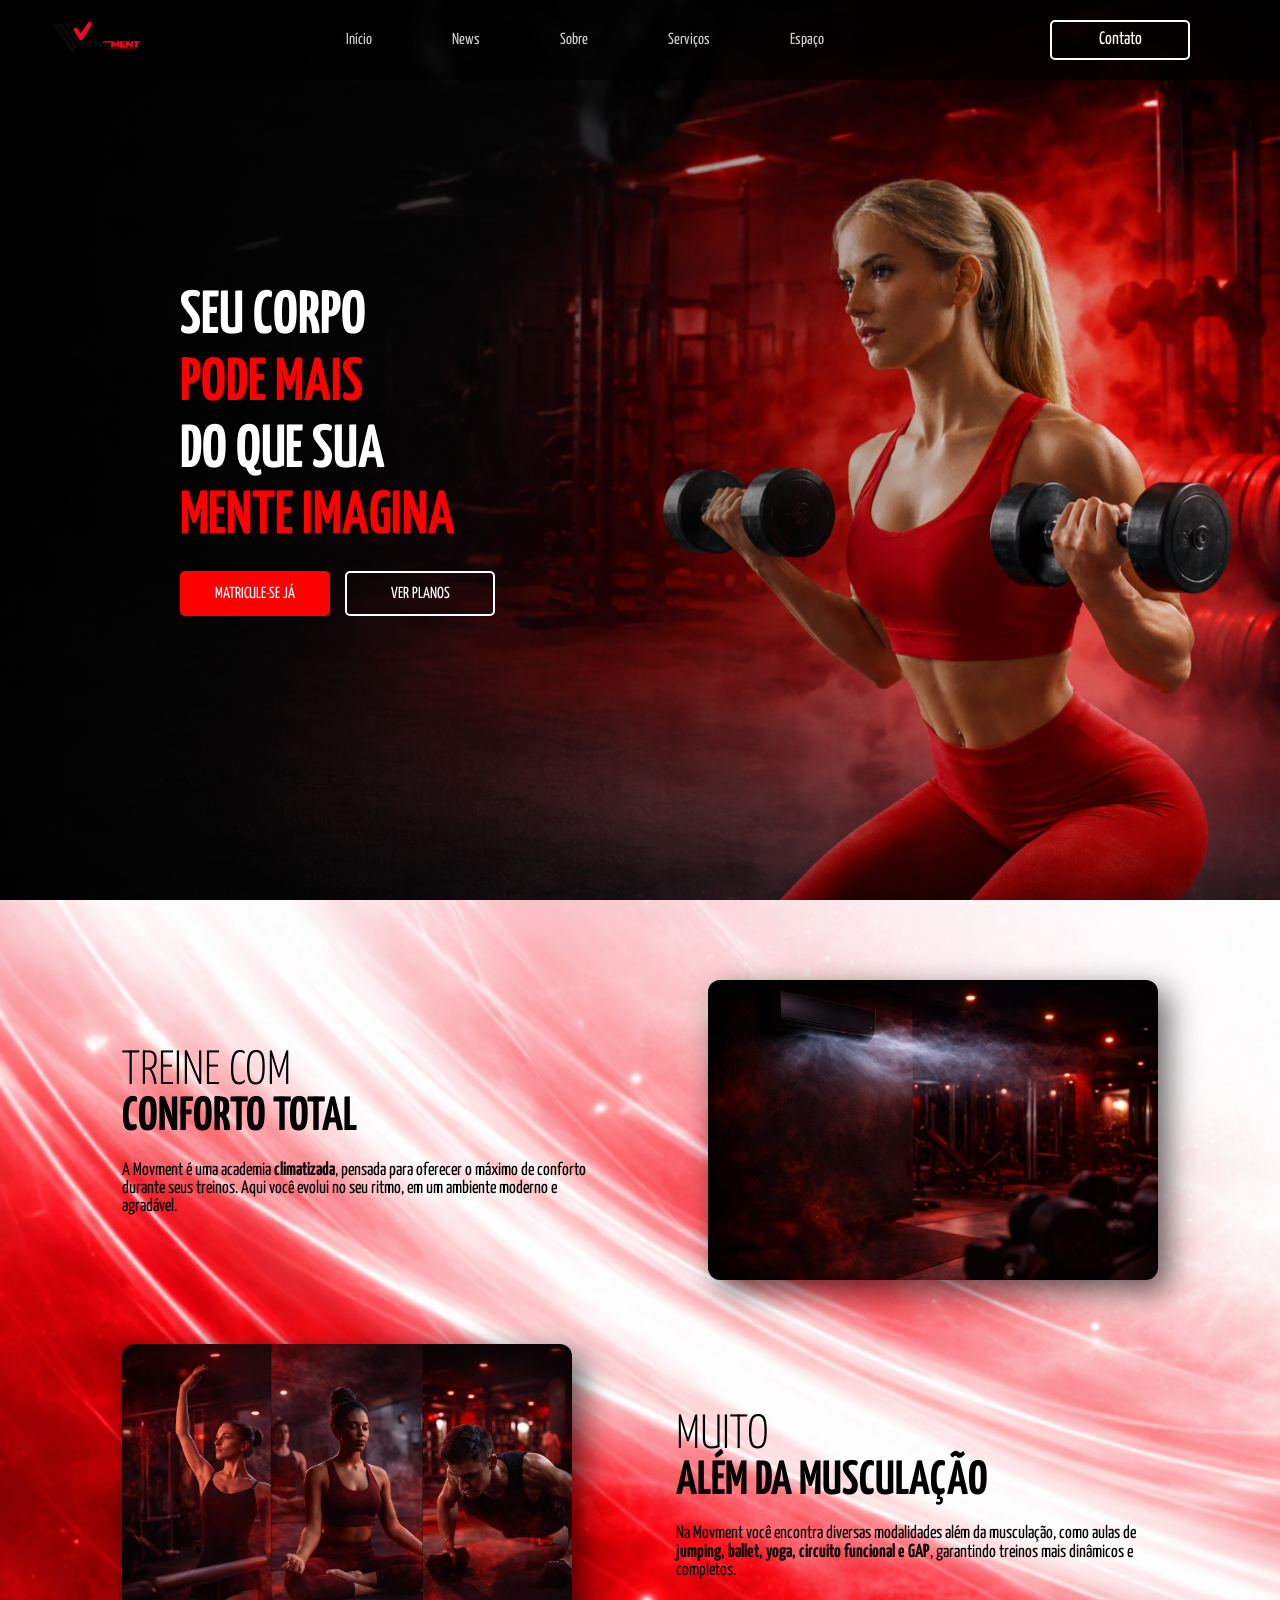
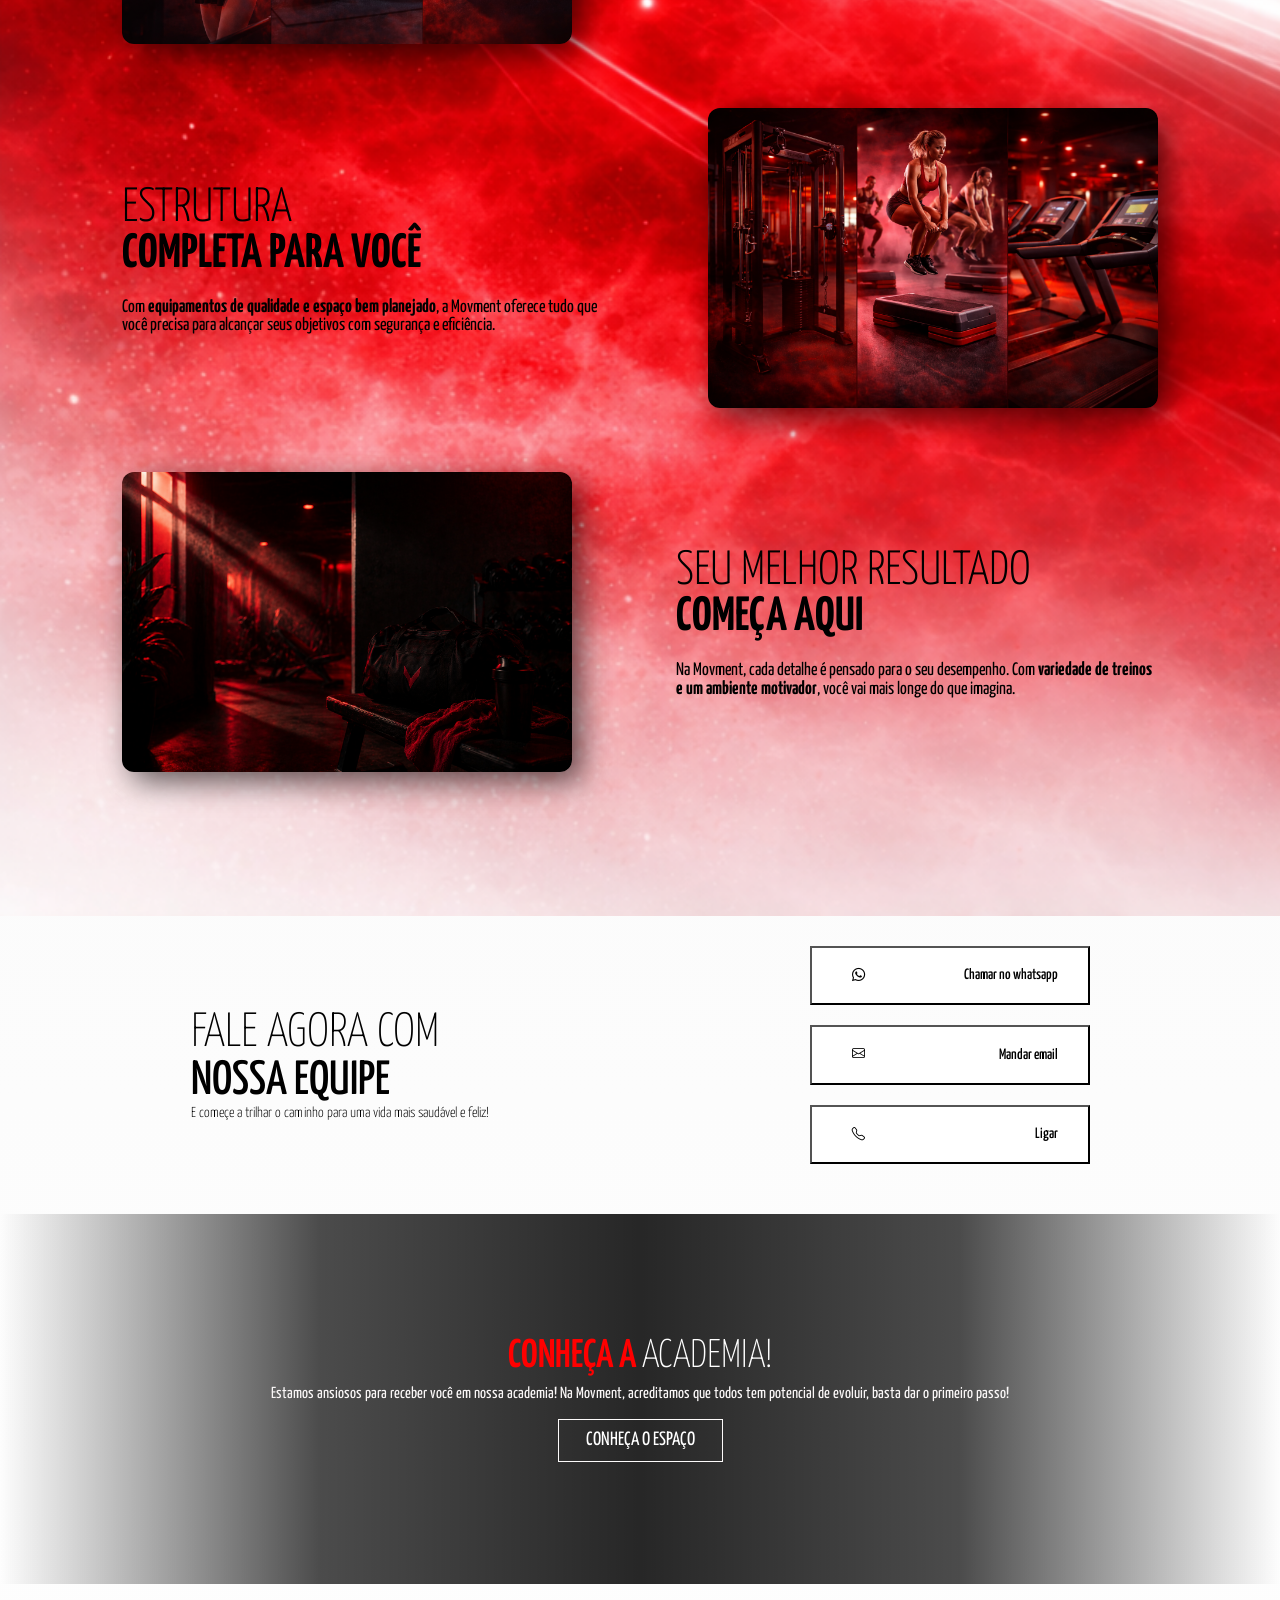
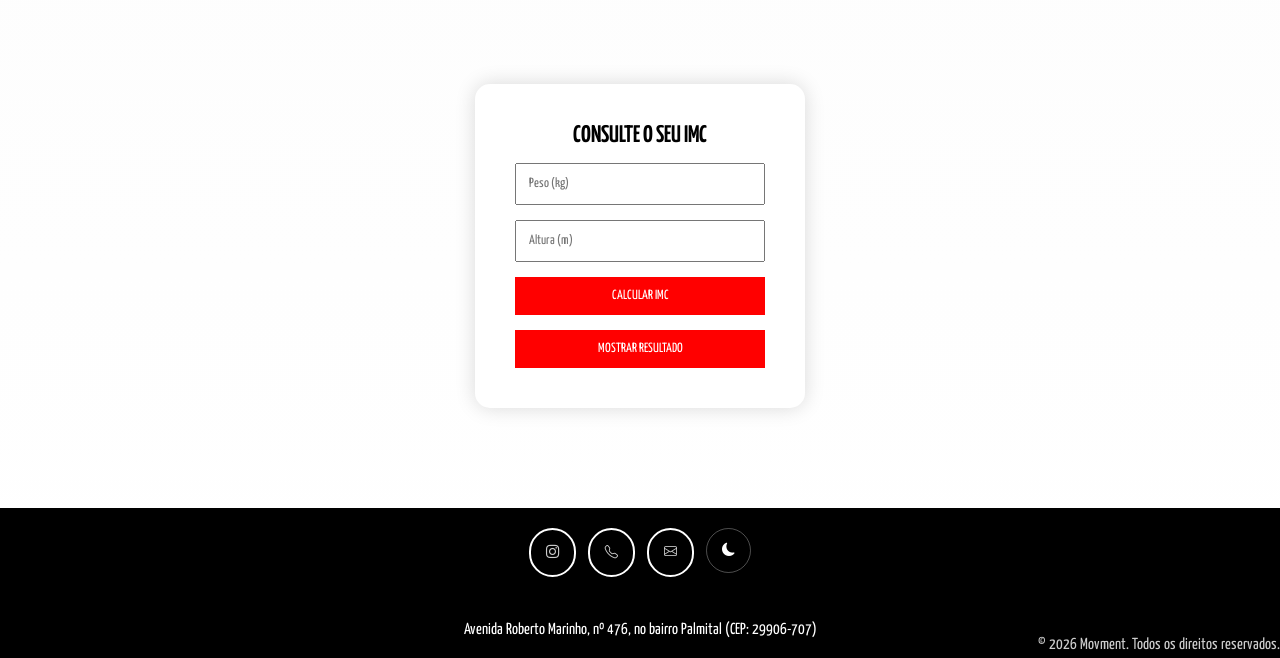
<file: index.html>
<!DOCTYPE html>
<html lang="pt_br">
<head>
    <meta charset="UTF-8">
    <meta name="viewport" content="width=device-width, initial-scale=1.0">
    <title>Movment</title>
    <link rel="stylesheet" href="css/style.css">
    <!-- Google Fonts -->
     <link rel="preconnect" href="https://fonts.googleapis.com">
    <link rel="preconnect" href="https://fonts.gstatic.com" crossorigin>
    <link href="https://fonts.googleapis.com/css2?family=Yanone+Kaffeesatz:wght@200..700&display=swap" rel="stylesheet">

    <!-- Google Fonts -->
     <link rel="stylesheet" href="https://cdn.jsdelivr.net/npm/bootstrap-icons@1.11.3/font/bootstrap-icons.css">
</head>
<body>
    
    <header>
        
        <div class="interface">
            
            
            <section class="logo">
                <img src="./images/logo_recortada.png" alt="logo">
            </section>
            <section class="menu" id="menu-mobile">
                <nav>
                    <ul>
                        <li><a href="#secaoinicio">Início</a></li>
                        <li><a href="#">News</a></li>
                        <li><a href="#secaovantagens">Sobre</a></li>
                        <li><a href="#">Serviços</a></li>
                        <li><a href="#conheca">Espaço</a></li>
                    </ul>
                </nav>
            </section>
            <section class="contato">
                <a href="#secaocontato">
                    <button>Contato</button>
                </a>
            
        
        </div>
    </header>
    <section class="hero" id="secaoinicio">
        <div class="interface">
            <div class="txthero">
                <h1>SEU CORPO<span>PODE MAIS</span>DO QUE SUA<span>MENTE IMAGINA</span></h1>
                <a href="#">
                    <button>MATRICULE-SE JÁ</button>
                    <button>VER PLANOS</button>
                </a>

            </div>
        </div>
    </section>
    <section class="vantagens" id="secaovantagens">
        <div class="interface">
            <article class="itens-container" id="inverter">
                <div class="txt-itens">
                    <h3><span>TREINE COM </span>CONFORTO TOTAL</span></h3>
                    <p>A Movment é uma academia <span>climatizada</span>, pensada para oferecer o máximo de conforto durante seus treinos. Aqui você evolui no seu ritmo, em um ambiente moderno e agradável.</p>
                </div>
                <div class="img-itens">
                    <img src="./images/ilustra1.png" alt="ilustratição">

                </div>
            </article>
            <article class="itens-container">
                
                <div class="img-itens">
                    <img src="./images/ilustra2.png" alt="ilustracao">
                </div>


                <div class="txt-itens">
                    <h3><span>MUITO </span>ALÉM DA MUSCULAÇÃO</h3>
                    <p>Na Movment você encontra diversas modalidades além da musculação, como aulas de <span>jumping, ballet, yoga, circuito funcional e GAP</span>, garantindo treinos mais dinâmicos e completos.</p>
                </div>
                

            </article>
            <article class="itens-container" id="inverter">
                <div class="txt-itens">
                    <h3><span>ESTRUTURA </span>COMPLETA PARA VOCÊ</h3>
                    <p>Com <span>equipamentos de qualidade e espaço bem planejado</span>, a Movment oferece tudo que você precisa para alcançar seus objetivos com segurança e eficiência.</p>
                </div>
                <div class="img-itens">
                    <img src="./images/ilustra3.png" alt="ilustracao">
                </div>
            </article>
            <article class="itens-container">
                <div class="img-itens">
                    <img src="./images/ilustra4.png" alt="ilustracao">
                </div>

                <div class="txt-itens">
                    <h3><span>SEU MELHOR RESULTADO </span>COMEÇA AQUI</h3>
                    <p>Na Movment, cada detalhe é pensado para o seu desempenho. Com <span>variedade de treinos e um ambiente motivador</span>, você vai mais longe do que imagina.</p>
                </div>
                
            </article>
        </div>
    </section>
    <section class="ctt" id="secaocontato">
        <div class="interface">
            <div class="txt-ctt">
                <h3>FALE AGORA COM <span>NOSSA EQUIPE</span></h3>
                <p>E começe a trilhar o caminho para uma vida mais saudável e feliz!</p>
            </div>
            <div class="btn-ctt">
                <a href="https://wa.me/5527996243468" target="_blank">
                    <button><i class="bi bi-whatsapp"></i><span>Chamar no whatsapp</span></button>
                </a>
                <a href="#">
                    <button><i class="bi bi-envelope"></i><span>Mandar email</span></button>
                </a>
                <a href="tel=+5527996243468">
                    <button><i class="bi bi-telephone"></i><span>Ligar</span></button>
                </a>
                
                
                
            </div>

        </div>
    </section>
    <section class="conheca" id="conheca">
        <div class="interface">
            <div class="txt-conheca">
                <h3>CONHEÇA A <span>ACADEMIA!</span></h3>
                <p>Estamos ansiosos para receber você em nossa academia! Na Movment, acreditamos que todos tem potencial de evoluir, basta dar o primeiro passo!</p>
                <a href="#">
                    <button>CONHEÇA O ESPAÇO</button>
                </a>
            </div>

            
        </div>
        <section class="overlay"></section>
    </section>
    <section class="imc">

    <div class="itensImc">

        <h2>CONSULTE O SEU IMC</h2>

        <input type="number" id="peso" placeholder="Peso (kg)">

        <input type="number" id="altura" placeholder="Altura (m)">

        <button onclick="calcularIMC()">
            CALCULAR IMC
        </button>

        <button id="btnResultado" onclick="mostrarResultado()">
            MOSTRAR RESULTADO
        </button>

        <div id="resultadoIMC">

            <h3 id="valorIMC"></h3>

            <p id="classificacao"></p>

        </div>

    </div>

</section>

    <script src="./js/script.js"></script>
</body>
<footer>
    <div class="interface">
        <section class="top-footer">
            <div class="links">
                <a href="https://www.instagram.com/movement_academia/">
                    <button><i class="bi bi-instagram"></i></button></a>
                <a href="#">
                    <button><i class="bi bi-telephone"></i></button></a>
                <a href="tel=+5527996243468">
                    <button><i class="bi bi-envelope"></i></button></a>
                    <button id="temaBtn" onclick="trocarTema()">
    <i class="bi bi-moon-fill"></i>
</button>
            </div>
        </section>
        <div class="outros">
            
            <section class="txt">
                <p>Avenida Roberto Marinho, nº 476, no bairro Palmital <span>(CEP: 29906-707)</span></p>

            </section>
            <section class="direitos">
                <p>© 2026 Movment. Todos os direitos reservados.</p>
            </section>
        </div>
    </div>
</footer>
</html>
</file>
<file: css/style.css>
/* RESET */
*{
    margin: 0;
    padding: 0;
    box-sizing: border-box;
    font-family: "Yanone Kaffeesatz", sans-serif;
}

body{
    background: linear-gradient(to bottom, #f5f5f5, #ffffff);
}


/* CONTAINER */
.interface{
    max-width: 1280px;
    margin: 0 auto;
    padding: 0px 20px;
    align-items: center;
}

/* ================= HEADER ================= */
header{
    width: 100%;
    padding: 20px 0;

    position: fixed;
    top: 0;
    left: 0;

    background: rgba(0, 0, 0, 0.6);
    backdrop-filter: blur(6px);
    z-index: 1000;
}


/* layout */
header .interface{
    display: flex;
    justify-content: space-between;
    align-items: center;
    position: relative;
}
header .interface .hamburguer{
    display: none;
}

/* logo */

header .logo img{
    position: absolute;
    width: 100px;
    height: 100px;
    margin-left: 20px;
    bottom: -31px;
}

/* menu */
header .menu nav ul{
    list-style: none;
    margin-left: 100px;
    display: flex;
    flex-wrap: nowrap;
}

header .menu nav ul li{
    display: inline-block;
    margin: 0 40px;
}

/* links */
header .menu nav ul li a{
    color: #ccc;
    text-decoration: none;
    position: relative;
    transition: 0.3s;
    
}

/* hover texto */
header .menu nav ul li a:hover{
    color: red;
}

/* underline animado */
header .menu nav ul li a::after{
    content: "";
    position: absolute;
    left: 0;
    bottom: -5px;
    width: 0%;
    height: 2px;
    background: red;
    transition: 0.3s;
}

header .menu nav ul li a:hover::after{
    width: 100%;
}

/* botão contato */
header .contato button{
    width: 140px;
    height: 40px;
    margin-right: 70px;

    font-size: 18px;
    background: transparent;
    border: 2px solid white;
    border-radius: 5px;
    color: white;
    cursor: pointer;
    transition: 0.3s;
}

header .contato button:hover{
    background: red;
    border-color: red;
}

/* ================= HERO ================= */
.hero{
    height: 100vh;
    background-image: url(../images/Mulher\ malhando\ com\ halteres\ no\ treino.png);
    background-size: cover;
    background-position: center;
    background-repeat: no-repeat;

    position: relative;
}

/* overlay escuro (profissional) */
.hero::before{
    content: "";
    position: absolute;
    inset: 0;
    background: linear-gradient(to right, rgba(0,0,0,0.85), transparent);
}

/* conteúdo */
.hero .interface{
    display: flex;
    align-items: center;
    height: 100%;
    padding-left: 180px;

    position: relative;
    z-index: 2;
    color: white;
}

/* texto */
.hero .txthero h1{
    font-size: 3.8em;
    font-weight: 700;
    line-height: 1.1;
    margin-bottom: 20px;

}

/* destaque vermelho */
.hero .txthero span{
    display: block;
    color: red;
}

/* botões */
.hero .txthero a{
    display: flex;
    gap: 15px;
    margin-top: 20px;
    text-decoration: none;
}

/* botão base */
.hero button{
    width: 150px;
    height: 45px;
    font-size: 16px;
    border-radius: 5px;
    cursor: pointer;
    transition: 0.3s;
}

/* botão principal */
.hero button:first-child{
    background: red;
    color: white;
    border: none;
}

.hero button:first-child:hover{
    transform: scale(1.05);
}

/* botão secundário */
.hero button:last-child{
    background: transparent;
    color: white;
    border: 2px solid white;
}

.hero button:last-child:hover{
    background: white;
    color: black;
}
/* estilização mobile */
@media (max-width: 900px){
    .vantagens .itens-container{
        flex-direction: column;
        text-align: center;

    }
    .vantagens .itens-container img{
        max-width: 85%;
        margin-bottom: 25px;

    }
    .vantagens .itens-container .txt-itens h3{
        display: inline-block;
    }
    .vantagens .itens-container .txt-itens p{
        margin-bottom: 20px;
    }
    #inverter{
        flex-direction: column-reverse;
    }
    header{
        height: 55px;
    }
    header .interface{
        position: relative;
    }
    header .menu{
        display: flex;
        
    }
    header .menu nav ul{
        display: flex;
        flex-wrap: nowrap;
        margin: 0;
    }
    header .menu nav ul li{
        margin: 0px 25px 0px 25px;
        font-size: 0.8em;
    }

    header .interface .logo img{
        margin-right: auto;
        left: -20px;
        margin-bottom: -14px;
    }
    .hero .interface{
        right: 140px;
    }
    header .interface .hamburguer{
        position: absolute;
        display: flex;
        color: black;
        margin-left: auto;
        right: 30px;
        margin-bottom: -13px;
    }
    header .interface .contato{
        display: none;
    }
    .ctt .interface{
        flex-direction: column; /* empilha */
        padding: 30px 20px; /* remove aquele padding absurdo */
        text-align: center;
        gap: 30px;
        margin: 0 auto;
    }

    .ctt .txt-ctt h3{
        font-size: 2em; /* diminui título */
    }

    .ctt .btn-ctt{
        width: 100%;
        align-items: center;
    }

    .ctt .btn-ctt button{
        width: 100%;
        max-width: 320px; /* limite bonito */
        padding: 15px 20px;
    }

    .ctt .btn-ctt a button span{
        margin-right: 0;
    }
    .hamburguer h1{
        color: red;
    }


    
}



/* estilização seção vantagens */
section.vantagens{
    padding: 80px clamp(20px, 8vw, 170px);
    background-image: url(../images/ChatGPT\ Image\ 18\ de\ abr.\ de\ 2026\,\ 20_12_27.png);
    background-repeat: no-repeat;
    background-size: cover;
    

}
.vantagens .itens-container{
    display: flex;
    align-items: center;
    justify-content: space-between;
    gap: 10%;
    margin-bottom: 60px;
    
}
.vantagens .img-itens img{
    max-width: 450px;
    border-radius: 12px;
    box-shadow: 10px 10px 30px rgba(0, 0, 0, 0.6);
    transition: 0.3s;
    
}
.vantagens .img-itens img:hover{
    transform: scale(1.06);
}
.vantagens .txt-itens h3{
    font-size: 3em;
    line-height: 46px;
    margin-bottom: 20px;
    

}
.vantagens .txt-itens h3 span{
    font-weight: 300;
    display: block;
}
.vantagens .txt-itens p{
    font-size: 18px;
}
.vantagens .txt-itens p span{
    font-weight: bold;
    font-size: 1.05em;
}



.ctt .interface{
    display: flex;
    padding: 30px 30px;
    align-items: center;
    justify-content: center;
    justify-content: space-around;

}


.ctt .interface .txt-ctt p{
    font-weight: 300;
    font-size: 0.9em;
}


.ctt .interface .txt-ctt h3 span{
    display: block;
    font-weight: 500;
}
.ctt .interface .txt-ctt h3{
    font-size: 3em;
    font-weight: 250;
}

.ctt .interface .btn-ctt{
    display: flex;
    flex-direction: column;
    
}
.ctt .interface .btn-ctt a{
    text-decoration: none;
    
}

    

.ctt .interface .btn-ctt button{
    display: flex;
    width: 280px;
    margin: 0px auto 20px auto;
    padding: 20px 40px;
    background-color: white;
    align-items: center;
    justify-content: space-between;
    transition: 0.3s;
    cursor: pointer;
    white-space: nowrap;
    

}
.ctt .interface .btn-ctt a button span{
    font-size: 15px;
    font-weight:500;
    margin-right: -10px;
    
}


.ctt .interface .btn-ctt button:hover{
    color: #ccc;
    background-color: rgb(33, 32, 32);
}

section.conheca{
    display: block;
    background-image: url(../images/backgroundConheca.png);
    height: 370px;
    background-size: cover;
    position: relative;
    background-attachment: fixed;

    
}
.conheca > .overlay{
    position: absolute;
    inset: 0;
    background: linear-gradient(
        to right,
        rgba(0,0,0,0) 0%,
        rgba(0,0,0,0.70) 25%,
        rgba(0, 0, 0, 0.847) 50%,
        rgba(0,0,0,0.70) 75%,
        rgba(0,0,0,0) 100%
    );
    z-index: 1;
}

.conheca .interface{
    display: flex;
    align-items: center;
    justify-content: center;
    flex-direction: column;
    height: 100%;
    z-index: 2;
    
    
}


.conheca .interface .txt-conheca{
    display: flex;
    flex-direction: column;
    align-items: center;
    text-align: center;
    z-index: 1000;
    color: #faf7f7;
    
}


.conheca .interface .txt-conheca a button{
    background-color: transparent;
    margin-top: 17px;
    padding: 11px 27px 11px 27px;
    font-size: 1.2em;
    border: 1.3px rgb(252, 250, 250) solid;
    transition: 0.3s;
    z-index: 1000;
    color: white;
}
.conheca .interface .txt-conheca a button:hover{
    
    background-color: rgb(185, 27, 27);
    color: #000000;
    border: black;
    font-weight: 500;
}
.conheca .interface .txt-conheca h3{
    font-size: 2.5em;
    color: red;
    font-weight: 600;
}
.conheca .interface .txt-conheca h3 span{
    color: rgb(255, 255, 255);
    font-weight: 250;
}
.conheca .interface .txt-conheca p{
    margin: 10px 0px 0px 0px;
}


footer .interface{
    display: flex;
    flex-direction: column;
}

footer .top-footer{
    margin-top: 20px;
}

footer .top-footer .links{
    display: flex;
    justify-content: center;
    gap: 12px;
}

footer .top-footer .links a button{
    border: 2px solid #fff;
    border-radius: 25px;
    padding: 15px;
    background-color: #000;
    cursor: pointer;
    transition: 0.3s;
}
footer .top-footer .links a button:hover{
    background-color: rgb(185, 27, 27);
}


footer .top-footer .links a button i{
    color: #ccc;
}

footer{
    background-color: #000;
    height: 150px;
    position: relative;
}

footer .interface{
    height: 100%;
    position: relative;
}



/* container dos textos */
footer .interface .outros{
    position: absolute;
    bottom: 20px;
    left: 0;
    width: 100%;
}

/* endereço no centro */
footer .interface .txt{
    text-align: center;
    color: white;
}

/* direitos na direita */
footer .interface .direitos{
    position: absolute;
    right: 0;
    bottom: -15px;
    color: #ccc;

}



footer .interface .txt p{
    color: white;
    
}

footer .interface .direitos{
    color: #ccc;
}
.principal-news .interface div{
    width: 300px;
    height: 280px;
    border-radius: 15px ;
    
    display: flex;
    padding: 30px 30px 30px 30px;
    margin-top:100px ;
    background-color: gray;
}




#temaBtn{
    width: 45px;
    height: 45px;
    border-radius: 50%;
    border: 1px solid rgba(255,255,255,0.3);
    background: transparent;
    color: white;
    cursor: pointer;
    transition: .3s;
}

#temaBtn:hover{
    background-color: rgba(255,255,255,0.1);
}
.dark-mode{
    background: #111;
    color: white;
}
section.imc{
    padding: 100px 20px;
    display: flex;
    justify-content: center;
}

section.imc .itensImc{
    display: flex;
    flex-direction: column;
    align-items: center;
    gap: 15px;

    background-color: white;
    padding: 40px;
    border-radius: 15px;

    box-shadow: 0 0 20px rgba(0,0,0,0.15);
}

section.imc input{
    width: 250px;
    padding: 12px;
}

section.imc button{
    width: 250px;
    padding: 12px;
    background-color: red;
    color: white;
    border: none;
    cursor: pointer;
}

#resultadoIMC{
    display: none;
}

#valorIMC{
    color: red;
}
</file>
